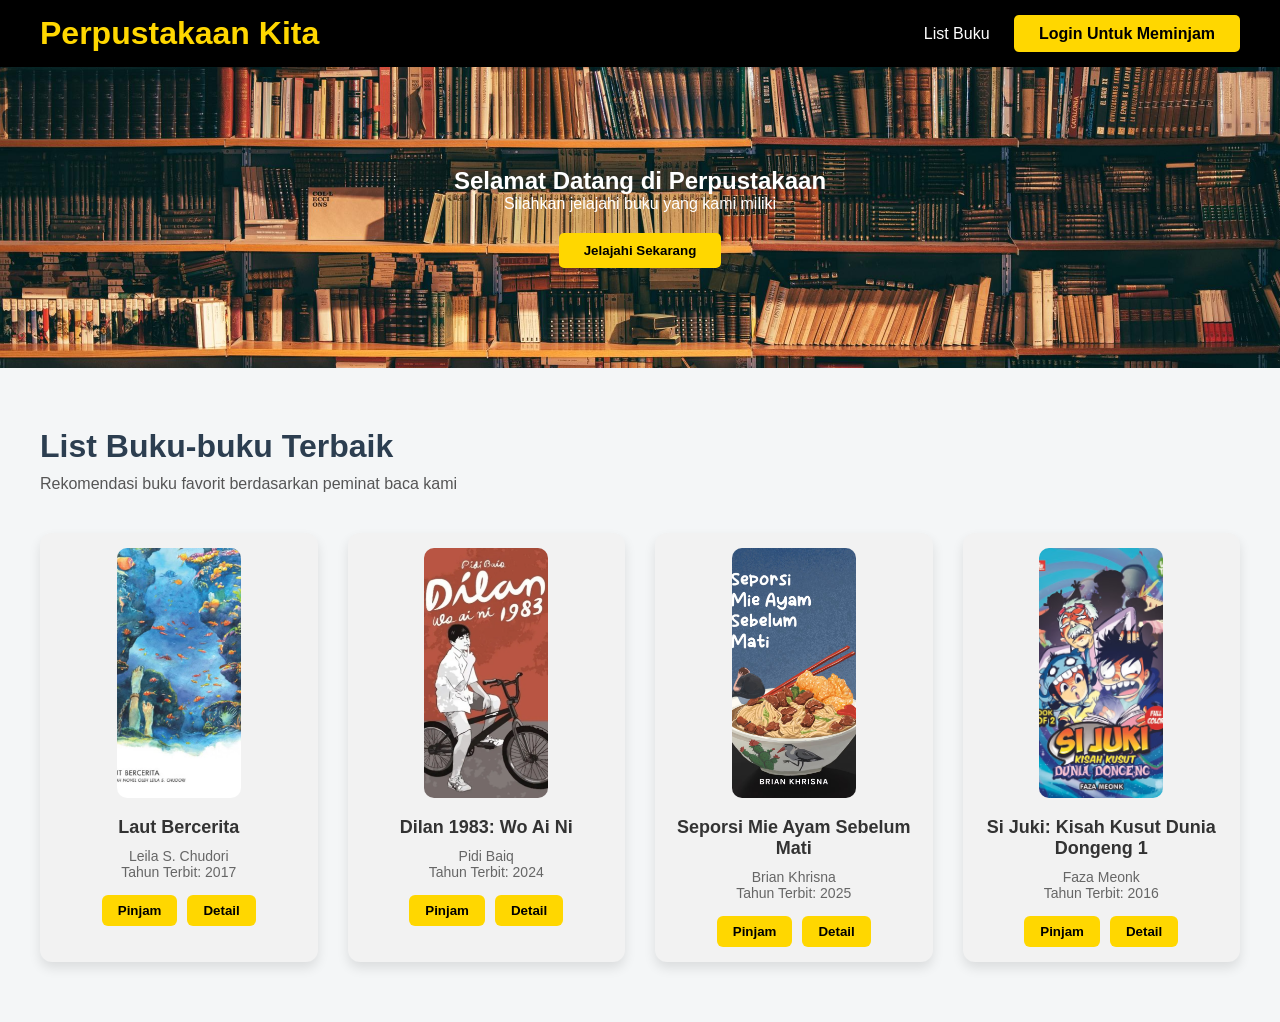
<file: index.html>
<!DOCTYPE html>
<html lang="id">
<head>
    <meta charset="UTF-8">
    <meta name="viewport" content="width=device-width, initial-scale=1.0">
    <title>Perpustakaan Kita</title>
    <link rel="stylesheet" href="style.css">
</head>
<body>

<header class="navbar">
    <h1>Perpustakaan Kita</h1>
    <nav>
        <a href="#kategori">List Buku</a>
        <a href="login.html" class="login-admin">Login Untuk Meminjam</a>
    </nav>
</header>

<section class="utama">
    <h2>Selamat Datang di Perpustakaan</h2>
    <p>Silahkan jelajahi buku yang kami miliki</p>
    <button>Jelajahi Sekarang</button>
</section>

<section class="top-buku" id="kategori">
    <h2>List Buku-buku Terbaik</h2>
    <p class="subjudul">Rekomendasi buku favorit berdasarkan peminat baca kami</p>

    <div class="buku-container">

        <!-- BUKU 1 -->
        <div class="buku-card">
            <img src="assets/buku1.jpg" alt="Buku">
            <h3>Laut Bercerita</h3>
            <p class="penulis">Leila S. Chudori</p>
            <p class="tahun">Tahun Terbit: 2017</p>

            <div class="aksi">
                <button class="pinjam">Pinjam</button>
                <button class="detail"
                    onclick="bukaDetail(
                        'assets/buku1.jpg',
                        'Laut Bercerita',
                        'Leila S. Chudori',
                        '2017',
                        'tersedia'
                    )">
                    Detail
                </button>
            </div>
        </div>

        <!-- BUKU 2 -->
        <div class="buku-card">
            <img src="assets/buku2.jpg" alt="Buku">
            <h3>Dilan 1983: Wo Ai Ni</h3>
            <p class="penulis">Pidi Baiq</p>
            <p class="tahun">Tahun Terbit: 2024</p>

            <div class="aksi">
                <button class="pinjam">Pinjam</button>
                <button class="detail"
                    onclick="bukaDetail(
                        'assets/buku2.jpg',
                        'Dilan 1983: Wo Ai Ni',
                        'Pidi Baiq',
                        '2024',
                        'dipinjam'
                    )">
                    Detail
                </button>
            </div>
        </div>

        <!-- BUKU 3 -->
        <div class="buku-card">
            <img src="assets/buku3.jpg" alt="Buku">
            <h3>Seporsi Mie Ayam Sebelum Mati</h3>
            <p class="penulis">Brian Khrisna</p>
            <p class="tahun">Tahun Terbit: 2025</p>

            <div class="aksi">
                <button class="pinjam">Pinjam</button>
                <button class="detail"
                    onclick="bukaDetail(
                        'assets/buku3.jpg',
                        'Seporsi Mie Ayam Sebelum Mati',
                        'Brian Khrisna',
                        '2025',
                        'tersedia'
                    )">
                    Detail
                </button>
            </div>
        </div>
        <div class="buku-card">
            <img src="assets/buku4.jpg" alt="Buku">
            <h3>Si Juki: Kisah Kusut Dunia Dongeng 1</h3>
            <p class="penulis">Faza Meonk</p>
            <p class="tahun">Tahun Terbit: 2016</p>

            <div class="aksi">
                <button class="pinjam">Pinjam</button>
                <button class="detail"
                    onclick="bukaDetail(
                        'assets/buku4.jpg',
                        'Si Juki: Kisah Kusut Dunia Dongeng 1',
                        'Faza Meonk',
                        '2016',
                        'tersedia'
                    )">
                    Detail
                </button>
            </div>
        </div>
    </div>
</section>

<!-- =====================
     MODAL DETAIL BUKU
===================== -->
<div id="modalDetail" class="modal">
    <div class="modal-content">
        <span class="close" onclick="tutupDetail()">&times;</span>

        <img id="detailImg">
        <h2 id="detailJudul"></h2>
        <p id="detailPenulis"></p>
        <p id="detailTahun"></p>
        <p id="detailStatus" class="status"></p>
    </div>
</div>

<!-- =====================
     JAVASCRIPT
===================== -->
<script>
function bukaDetail(img, judul, penulis, tahun, status) {
    document.getElementById('detailImg').src = img;
    document.getElementById('detailJudul').innerText = judul;
    document.getElementById('detailPenulis').innerText = "Penulis: " + penulis;
    document.getElementById('detailTahun').innerText = "Tahun Terbit: " + tahun;

    const statusEl = document.getElementById('detailStatus');
    statusEl.className = 'status ' + status;
    statusEl.innerText = status === 'tersedia'
        ? 'Status: Tersedia'
        : 'Status: Sedang Dipinjam';

    document.getElementById('modalDetail').style.display = 'flex';
}

function tutupDetail() {
    document.getElementById('modalDetail').style.display = 'none';
}
</script>

</body>
</html>
</file>
<file: style.css>
/* =====================
   RESET & GLOBAL
===================== */
* {
    margin: 0;
    padding: 0;
    box-sizing: border-box;
    font-family: Arial, sans-serif;
}

body {
    background: #000;
    color: #fff;
}

/* =====================
   NAVBAR
===================== */
.navbar {
    background: #000;
    color: #FFD700;
    padding: 15px 40px;
    display: flex;
    justify-content: space-between;
    align-items: center;
}

.navbar a {
    color: #fff;
    text-decoration: none;
    margin-left: 20px;
}

.navbar a.login-admin {
    background: #FFD700;
    color: #000;
    padding: 10px 25px;
    border-radius: 5px;
    font-weight: bold;
}

.navbar a.login-admin:hover {
    background: #d8d6d6;
}

/* =====================
   HALAMAN UTAMA
===================== */
.utama {
    background: url('assets/halaman utama.jpg') center/cover no-repeat;
    text-align: center;
    padding: 100px 20px;
}

.utama button {
    margin-top: 20px;
    padding: 10px 25px;
    border: none;
    background: #FFD700;
    color: #000;
    cursor: pointer;
    border-radius: 5px;
    font-weight: bold;
}

.utama button:hover {
    background: #d8d6d6;
}

/* =====================
   TOP BUKU
===================== */
.top-buku {
    padding: 60px 40px;
    background: #f4f6f7;
    color: #333;
}

.top-buku h2 {
    font-size: 32px;
    margin-bottom: 10px;
    color: #2c3e50;
}

.top-buku .subjudul {
    color: #555;
    margin-bottom: 40px;
}

.top-buku-container {
    display: flex;
    gap: 40px;
}

.top-buku-kiri {
    flex: 1;
}

.grid-buku {
    display: grid;
    grid-template-columns: repeat(2, 1fr);
    gap: 20px;
}

/* =====================
   CARD BUKU
===================== */
.buku-container {
    display: grid;
    grid-template-columns: repeat(auto-fit, minmax(250px, 1fr));
    gap: 30px;
}

.buku-card {
    background: #f2f2f2;
    border-radius: 12px;
    padding: 15px;
    text-align: center;
    box-shadow: 0 6px 12px rgba(0,0,0,0.1);
    transition: transform 0.3s;
}

.buku-card:hover {
    transform: translateY(-6px);
}

.buku-card img {
    width: 50%;
    height: 250px;
    object-fit: cover;
    border-radius: 10px;
    margin-bottom: 15px;
}

.buku-card h3 {
    font-size: 18px;
    margin-bottom: 10px;
    color: #333;
}

.buku-card .penulis,
.buku-card .tahun {
    font-size: 14px;
    color: #666;
}

/* =====================
   AKSI BUTTON
===================== */
.aksi {
    display: flex;
    justify-content: center;
    gap: 10px;
    margin-top: 15px;
}

.aksi button {
    border: none;
    padding: 8px 16px;
    border-radius: 6px;
    cursor: pointer;
    font-weight: bold;
    color: #000000;
}

.pinjam {
    background: #FFD700;
}

.detail {
    background: #FFD700;
}

.aksi button:hover {
    opacity: 0.85;
}

/* =====================
   LIST BUKU
===================== */
.list-buku {
    padding: 60px 40px;
}

.list-buku ul {
    list-style: none;
}

.list-buku li {
    padding: 12px;
    border-bottom: 1px solid #ddd;
}


/* =====================
   RESPONSIVE
===================== */
@media (max-width: 768px) {
    .top-buku-container {
        flex-direction: column;
    }
}
/* =====================
   MODAL DETAIL
===================== */
.modal {
    display: none;
    position: fixed;
    inset: 0;
    background: rgba(0,0,0,0.7);
    justify-content: center;
    align-items: center;
    z-index: 999;
}

.modal-content {
    background: #fff;
    color: #333;
    padding: 25px;
    border-radius: 12px;
    width: 90%;
    max-width: 400px;
    text-align: center;
    position: relative;
}

.modal-content img {
    width: 100%;
    height: 350px;
    object-fit: cover;
    border-radius: 10px;
    margin-bottom: 15px;
}

.modal-content .close {
    position: absolute;
    right: 15px;
    top: 10px;
    font-size: 28px;
    cursor: pointer;
}

.status {
    font-weight: bold;
    margin-top: 10px;
}

.status.tersedia {
    color: green;
}

.status.dipinjam {
    color: red;
}
</file>
